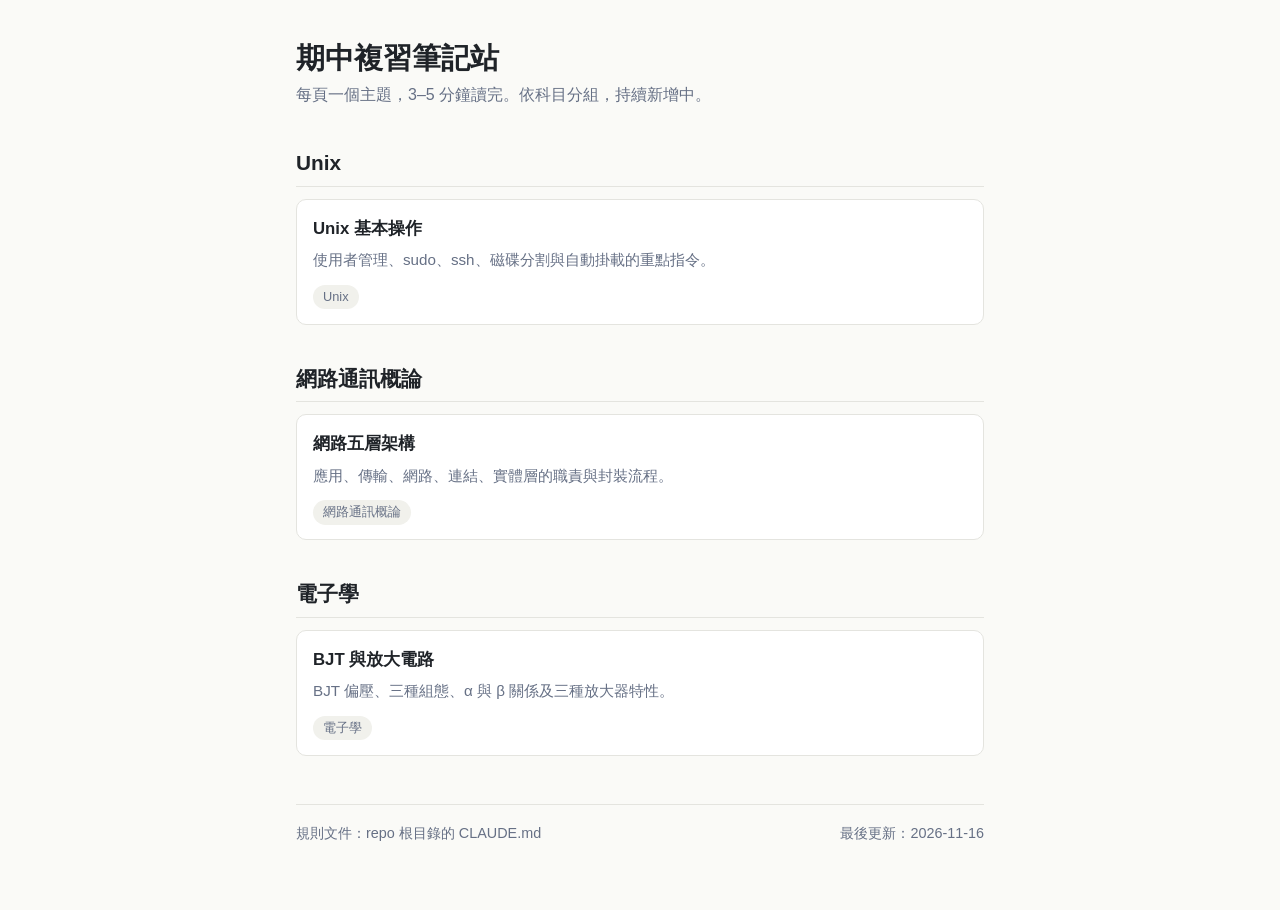
<file: index.html>
<!doctype html>
<html lang="zh-Hant">
<head>
  <meta charset="utf-8">
  <meta name="viewport" content="width=device-width, initial-scale=1">
  <title>期中複習筆記站</title>
  <meta name="description" content="大學課程期中、期末考前重點整理：短、可掃讀、可持續擴充的靜態筆記網站。">
  <link rel="stylesheet" href="assets/style.css">
</head>
<body>
  <div class="wrap">
    <header>
      <h1>期中複習筆記站</h1>
      <p class="lead">每頁一個主題，3–5 分鐘讀完。依科目分組，持續新增中。</p>
    </header>

    <main>
      <section class="subject">
        <h2>Unix</h2>
        <div class="cards">
          <a class="card" href="notes/unix-basics.html">
            <h3>Unix 基本操作</h3>
            <p>使用者管理、sudo、ssh、磁碟分割與自動掛載的重點指令。</p>
            <span class="tag">Unix</span>
          </a>
        </div>
      </section>

      <section class="subject">
        <h2>網路通訊概論</h2>
        <div class="cards">
          <a class="card" href="notes/network-layers.html">
            <h3>網路五層架構</h3>
            <p>應用、傳輸、網路、連結、實體層的職責與封裝流程。</p>
            <span class="tag">網路通訊概論</span>
          </a>
        </div>
      </section>

      <section class="subject">
        <h2>電子學</h2>
        <div class="cards">
          <a class="card" href="notes/electronics-bjt-amplifier.html">
            <h3>BJT 與放大電路</h3>
            <p>BJT 偏壓、三種組態、α 與 β 關係及三種放大器特性。</p>
            <span class="tag">電子學</span>
          </a>
        </div>
      </section>
    </main>

    <footer>
      <span>規則文件：repo 根目錄的 CLAUDE.md</span>
      <span>最後更新：2026-11-16</span>
    </footer>
  </div>
</body>
</html>
</file>
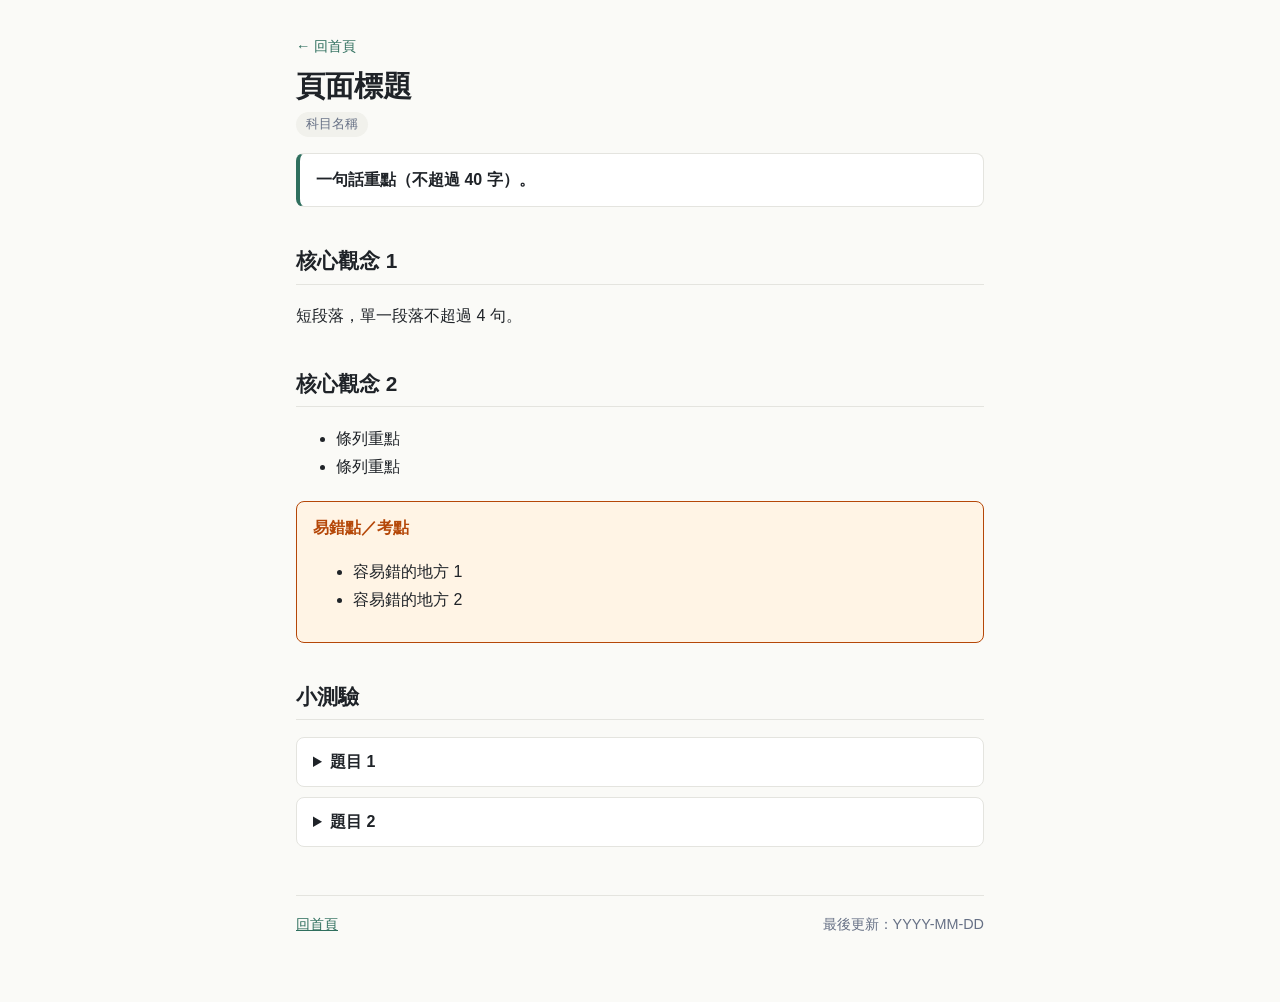
<file: notes/_template.html>
<!doctype html>
<html lang="zh-Hant">
<head>
  <meta charset="utf-8">
  <meta name="viewport" content="width=device-width, initial-scale=1">
  <title>頁面標題 | 期中複習筆記站</title>
  <meta name="description" content="一句話描述這一頁的內容。">
  <link rel="stylesheet" href="../assets/style.css">
</head>
<body data-subject="科目名稱">
  <div class="wrap">
    <header>
      <a class="back" href="../index.html">← 回首頁</a>
      <h1>頁面標題</h1>
      <span class="tag">科目名稱</span>
    </header>

    <main>
      <p class="summary">一句話重點（不超過 40 字）。</p>

      <h2>核心觀念 1</h2>
      <p>短段落，單一段落不超過 4 句。</p>

      <h2>核心觀念 2</h2>
      <ul>
        <li>條列重點</li>
        <li>條列重點</li>
      </ul>

      <aside class="warn">
        <strong>易錯點／考點</strong>
        <ul>
          <li>容易錯的地方 1</li>
          <li>容易錯的地方 2</li>
        </ul>
      </aside>

      <h2>小測驗</h2>
      <details>
        <summary>題目 1</summary>
        <p>答案與簡短解釋。</p>
      </details>
      <details>
        <summary>題目 2</summary>
        <p>答案與簡短解釋。</p>
      </details>
    </main>

    <footer>
      <span><a href="../index.html">回首頁</a></span>
      <span>最後更新：YYYY-MM-DD</span>
    </footer>
  </div>
</body>
</html>
</file>
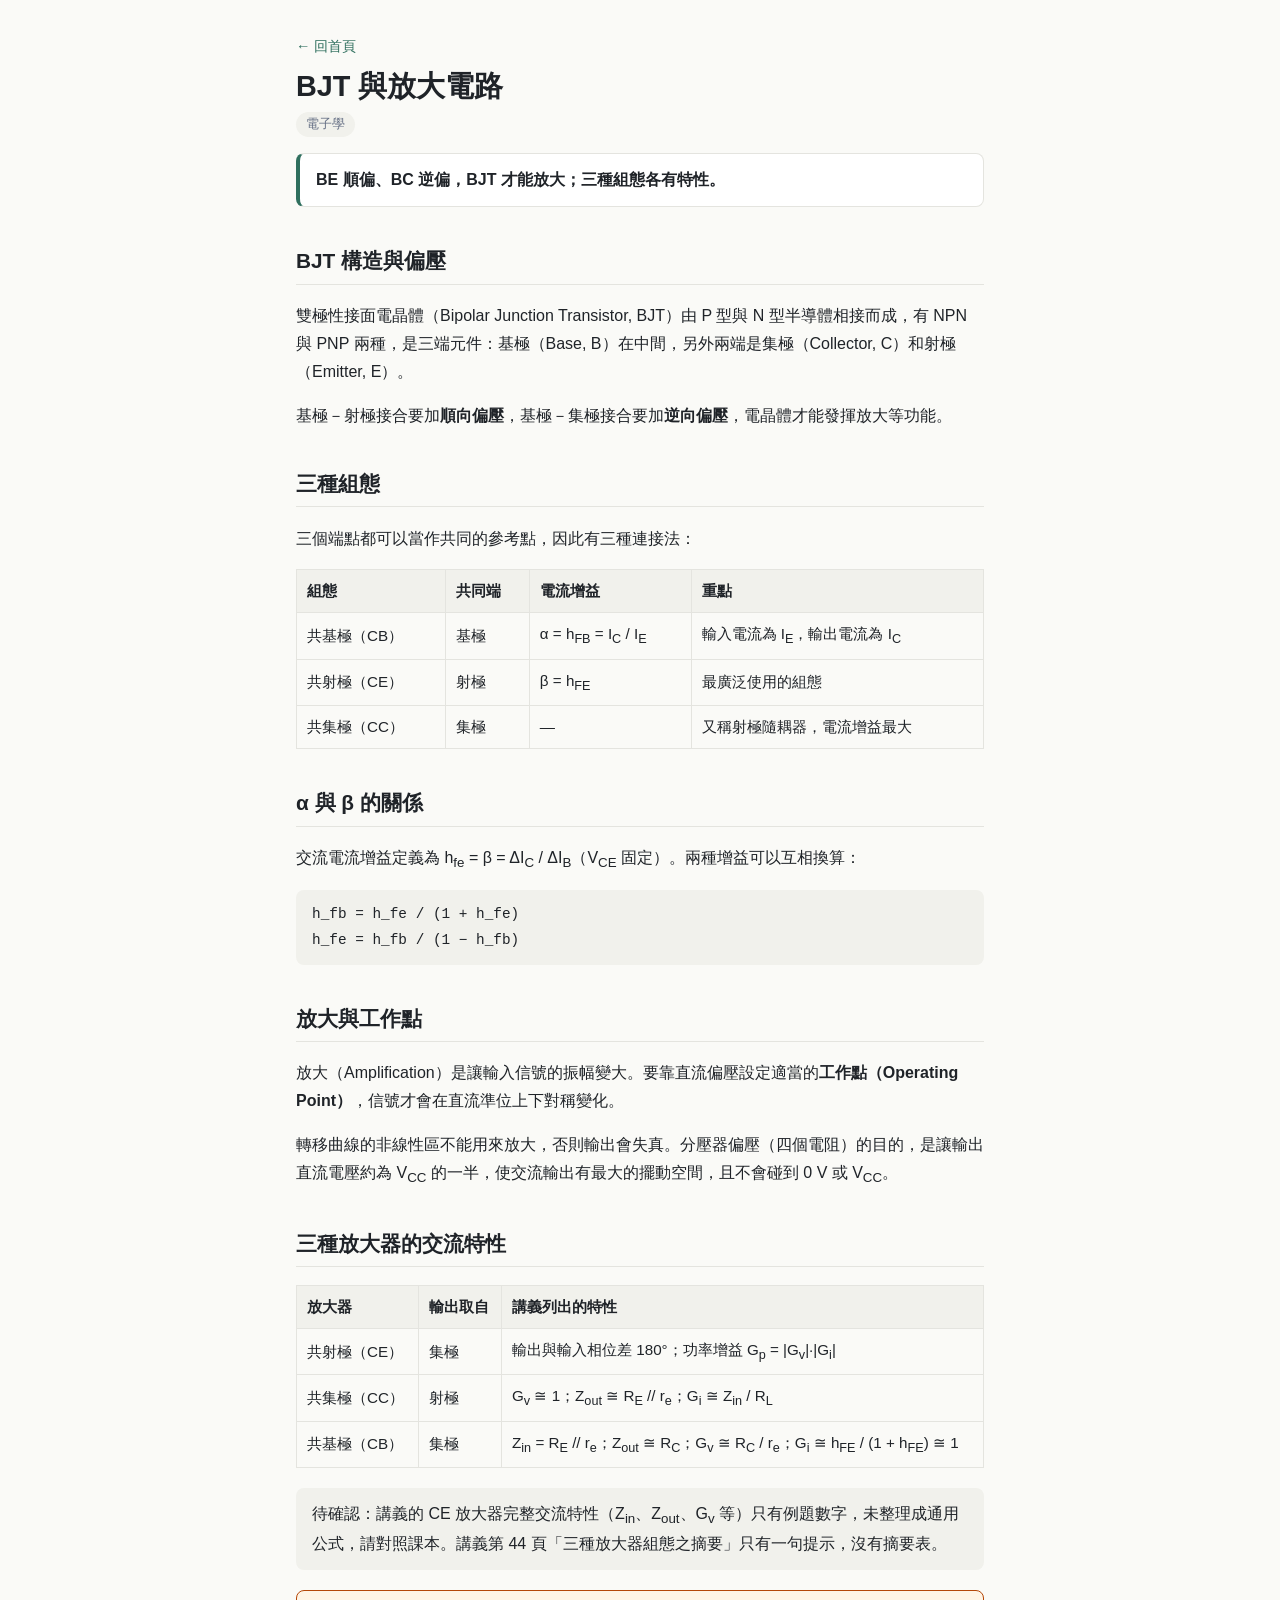
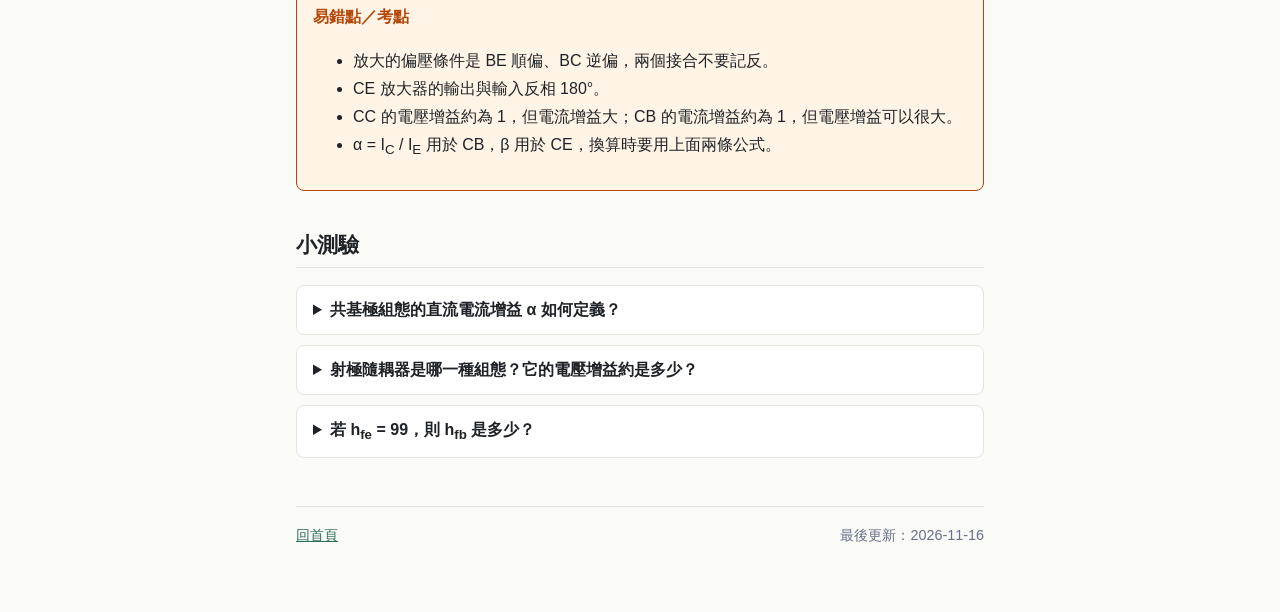
<file: notes/electronics-bjt-amplifier.html>
<!doctype html>
<html lang="zh-Hant">
<head>
  <meta charset="utf-8">
  <meta name="viewport" content="width=device-width, initial-scale=1">
  <title>BJT 與放大電路 | 期中複習筆記站</title>
  <meta name="description" content="電子學第 3 章：BJT 構造與偏壓、三種組態、α 與 β 的關係，以及三種放大器的特性。">
  <link rel="stylesheet" href="../assets/style.css">
</head>
<body data-subject="電子學">
  <div class="wrap">
    <header>
      <a class="back" href="../index.html">← 回首頁</a>
      <h1>BJT 與放大電路</h1>
      <span class="tag">電子學</span>
    </header>

    <main>
      <p class="summary">BE 順偏、BC 逆偏，BJT 才能放大；三種組態各有特性。</p>

      <h2>BJT 構造與偏壓</h2>
      <p>雙極性接面電晶體（Bipolar Junction Transistor, BJT）由 P 型與 N 型半導體相接而成，有 NPN 與 PNP 兩種，是三端元件：基極（Base, B）在中間，另外兩端是集極（Collector, C）和射極（Emitter, E）。</p>
      <p>基極－射極接合要加<strong>順向偏壓</strong>，基極－集極接合要加<strong>逆向偏壓</strong>，電晶體才能發揮放大等功能。</p>

      <h2>三種組態</h2>
      <p>三個端點都可以當作共同的參考點，因此有三種連接法：</p>
      <table>
        <thead>
          <tr><th>組態</th><th>共同端</th><th>電流增益</th><th>重點</th></tr>
        </thead>
        <tbody>
          <tr><td>共基極（CB）</td><td>基極</td><td>α = h<sub>FB</sub> = I<sub>C</sub> / I<sub>E</sub></td><td>輸入電流為 I<sub>E</sub>，輸出電流為 I<sub>C</sub></td></tr>
          <tr><td>共射極（CE）</td><td>射極</td><td>β = h<sub>FE</sub></td><td>最廣泛使用的組態</td></tr>
          <tr><td>共集極（CC）</td><td>集極</td><td>—</td><td>又稱射極隨耦器，電流增益最大</td></tr>
        </tbody>
      </table>

      <h2>α 與 β 的關係</h2>
      <p>交流電流增益定義為 h<sub>fe</sub> = β = ΔI<sub>C</sub> / ΔI<sub>B</sub>（V<sub>CE</sub> 固定）。兩種增益可以互相換算：</p>
<pre><code>h_fb = h_fe / (1 + h_fe)
h_fe = h_fb / (1 − h_fb)</code></pre>

      <h2>放大與工作點</h2>
      <p>放大（Amplification）是讓輸入信號的振幅變大。要靠直流偏壓設定適當的<strong>工作點（Operating Point）</strong>，信號才會在直流準位上下對稱變化。</p>
      <p>轉移曲線的非線性區不能用來放大，否則輸出會失真。分壓器偏壓（四個電阻）的目的，是讓輸出直流電壓約為 V<sub>CC</sub> 的一半，使交流輸出有最大的擺動空間，且不會碰到 0 V 或 V<sub>CC</sub>。</p>

      <h2>三種放大器的交流特性</h2>
      <table>
        <thead>
          <tr><th>放大器</th><th>輸出取自</th><th>講義列出的特性</th></tr>
        </thead>
        <tbody>
          <tr>
            <td>共射極（CE）</td>
            <td>集極</td>
            <td>輸出與輸入相位差 180°；功率增益 G<sub>p</sub> = |G<sub>v</sub>|·|G<sub>i</sub>|</td>
          </tr>
          <tr>
            <td>共集極（CC）</td>
            <td>射極</td>
            <td>G<sub>v</sub> ≅ 1；Z<sub>out</sub> ≅ R<sub>E</sub> // r<sub>e</sub>；G<sub>i</sub> ≅ Z<sub>in</sub> / R<sub>L</sub></td>
          </tr>
          <tr>
            <td>共基極（CB）</td>
            <td>集極</td>
            <td>Z<sub>in</sub> = R<sub>E</sub> // r<sub>e</sub>；Z<sub>out</sub> ≅ R<sub>C</sub>；G<sub>v</sub> ≅ R<sub>C</sub> / r<sub>e</sub>；G<sub>i</sub> ≅ h<sub>FE</sub> / (1 + h<sub>FE</sub>) ≅ 1</td>
          </tr>
        </tbody>
      </table>
      <aside class="note">待確認：講義的 CE 放大器完整交流特性（Z<sub>in</sub>、Z<sub>out</sub>、G<sub>v</sub> 等）只有例題數字，未整理成通用公式，請對照課本。講義第 44 頁「三種放大器組態之摘要」只有一句提示，沒有摘要表。</aside>

      <aside class="warn">
        <strong>易錯點／考點</strong>
        <ul>
          <li>放大的偏壓條件是 BE 順偏、BC 逆偏，兩個接合不要記反。</li>
          <li>CE 放大器的輸出與輸入反相 180°。</li>
          <li>CC 的電壓增益約為 1，但電流增益大；CB 的電流增益約為 1，但電壓增益可以很大。</li>
          <li>α = I<sub>C</sub> / I<sub>E</sub> 用於 CB，β 用於 CE，換算時要用上面兩條公式。</li>
        </ul>
      </aside>

      <h2>小測驗</h2>
      <details>
        <summary>共基極組態的直流電流增益 α 如何定義？</summary>
        <p>α = h<sub>FB</sub> = I<sub>C</sub> / I<sub>E</sub>。</p>
      </details>
      <details>
        <summary>射極隨耦器是哪一種組態？它的電壓增益約是多少？</summary>
        <p>共集極（CC）放大器，電壓增益 G<sub>v</sub> ≅ 1。</p>
      </details>
      <details>
        <summary>若 h<sub>fe</sub> = 99，則 h<sub>fb</sub> 是多少？</summary>
        <p>h<sub>fb</sub> = h<sub>fe</sub> / (1 + h<sub>fe</sub>) = 99 / 100 = 0.99。</p>
      </details>
    </main>

    <footer>
      <span><a href="../index.html">回首頁</a></span>
      <span>最後更新：2026-11-16</span>
    </footer>
  </div>
</body>
</html>
</file>
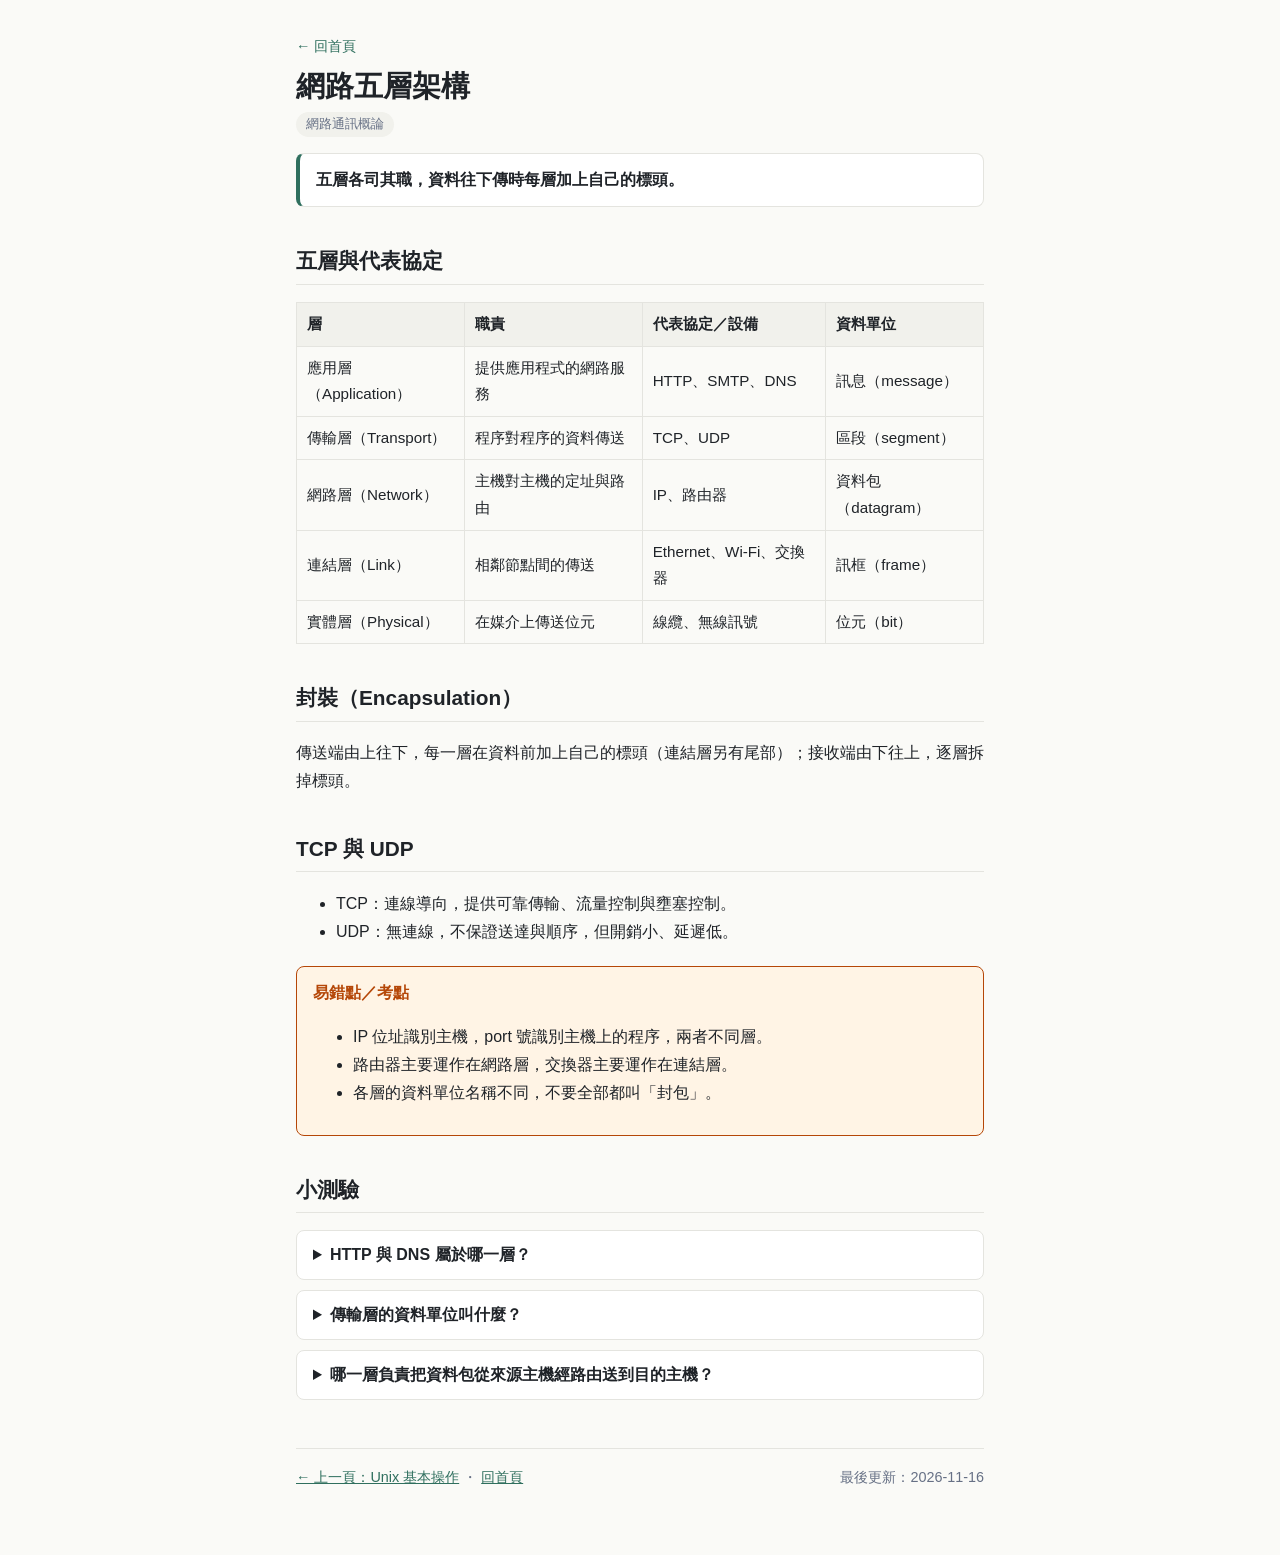
<file: notes/network-layers.html>
<!doctype html>
<html lang="zh-Hant">
<head>
  <meta charset="utf-8">
  <meta name="viewport" content="width=device-width, initial-scale=1">
  <title>網路五層架構 | 期中複習筆記站</title>
  <meta name="description" content="網際網路五層協定堆疊：各層職責、代表協定與封裝流程。">
  <link rel="stylesheet" href="../assets/style.css">
</head>
<body data-subject="網路通訊概論">
  <div class="wrap">
    <header>
      <a class="back" href="../index.html">← 回首頁</a>
      <h1>網路五層架構</h1>
      <span class="tag">網路通訊概論</span>
    </header>

    <main>
      <p class="summary">五層各司其職，資料往下傳時每層加上自己的標頭。</p>

      <h2>五層與代表協定</h2>
      <table>
        <thead>
          <tr><th>層</th><th>職責</th><th>代表協定／設備</th><th>資料單位</th></tr>
        </thead>
        <tbody>
          <tr><td>應用層（Application）</td><td>提供應用程式的網路服務</td><td>HTTP、SMTP、DNS</td><td>訊息（message）</td></tr>
          <tr><td>傳輸層（Transport）</td><td>程序對程序的資料傳送</td><td>TCP、UDP</td><td>區段（segment）</td></tr>
          <tr><td>網路層（Network）</td><td>主機對主機的定址與路由</td><td>IP、路由器</td><td>資料包（datagram）</td></tr>
          <tr><td>連結層（Link）</td><td>相鄰節點間的傳送</td><td>Ethernet、Wi-Fi、交換器</td><td>訊框（frame）</td></tr>
          <tr><td>實體層（Physical）</td><td>在媒介上傳送位元</td><td>線纜、無線訊號</td><td>位元（bit）</td></tr>
        </tbody>
      </table>

      <h2>封裝（Encapsulation）</h2>
      <p>傳送端由上往下，每一層在資料前加上自己的標頭（連結層另有尾部）；接收端由下往上，逐層拆掉標頭。</p>

      <h2>TCP 與 UDP</h2>
      <ul>
        <li>TCP：連線導向，提供可靠傳輸、流量控制與壅塞控制。</li>
        <li>UDP：無連線，不保證送達與順序，但開銷小、延遲低。</li>
      </ul>

      <aside class="warn">
        <strong>易錯點／考點</strong>
        <ul>
          <li>IP 位址識別主機，port 號識別主機上的程序，兩者不同層。</li>
          <li>路由器主要運作在網路層，交換器主要運作在連結層。</li>
          <li>各層的資料單位名稱不同，不要全部都叫「封包」。</li>
        </ul>
      </aside>

      <h2>小測驗</h2>
      <details>
        <summary>HTTP 與 DNS 屬於哪一層？</summary>
        <p>應用層。</p>
      </details>
      <details>
        <summary>傳輸層的資料單位叫什麼？</summary>
        <p>區段（segment）。</p>
      </details>
      <details>
        <summary>哪一層負責把資料包從來源主機經路由送到目的主機？</summary>
        <p>網路層，由 IP 協定與路由器完成。</p>
      </details>
    </main>

    <footer>
      <span><a href="unix-basics.html">← 上一頁：Unix 基本操作</a> ・ <a href="../index.html">回首頁</a></span>
      <span>最後更新：2026-11-16</span>
    </footer>
  </div>
</body>
</html>
</file>
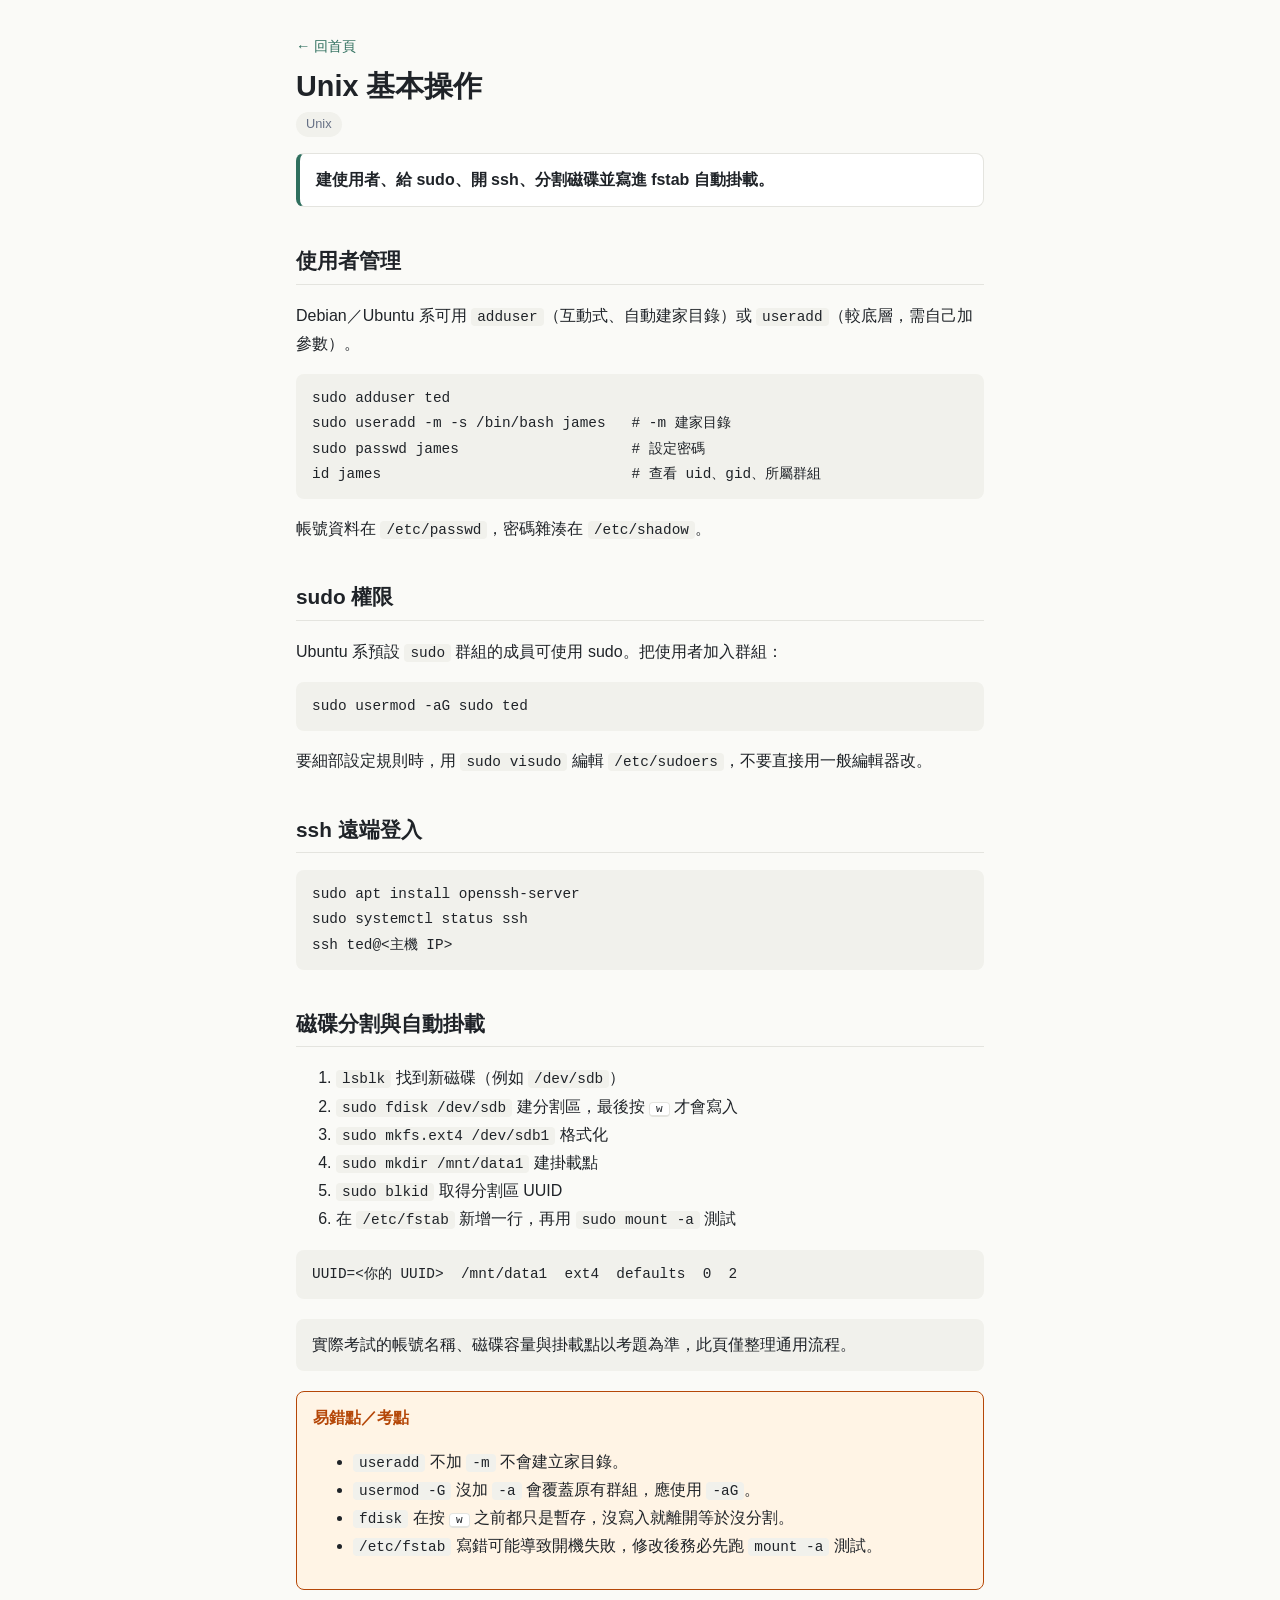
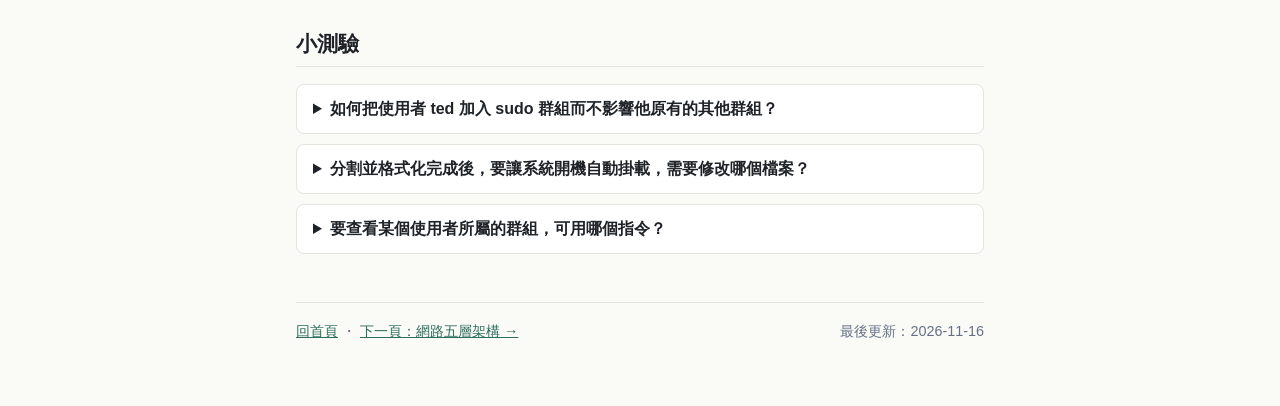
<file: notes/unix-basics.html>
<!doctype html>
<html lang="zh-Hant">
<head>
  <meta charset="utf-8">
  <meta name="viewport" content="width=device-width, initial-scale=1">
  <title>Unix 基本操作 | 期中複習筆記站</title>
  <meta name="description" content="Unix（Ubuntu 系）使用者管理、sudo、ssh、磁碟分割與自動掛載的重點指令。">
  <link rel="stylesheet" href="../assets/style.css">
</head>
<body data-subject="Unix">
  <div class="wrap">
    <header>
      <a class="back" href="../index.html">← 回首頁</a>
      <h1>Unix 基本操作</h1>
      <span class="tag">Unix</span>
    </header>

    <main>
      <p class="summary">建使用者、給 sudo、開 ssh、分割磁碟並寫進 fstab 自動掛載。</p>

      <h2>使用者管理</h2>
      <p>Debian／Ubuntu 系可用 <code>adduser</code>（互動式、自動建家目錄）或 <code>useradd</code>（較底層，需自己加參數）。</p>
<pre><code>sudo adduser ted
sudo useradd -m -s /bin/bash james   # -m 建家目錄
sudo passwd james                    # 設定密碼
id james                             # 查看 uid、gid、所屬群組</code></pre>
      <p>帳號資料在 <code>/etc/passwd</code>，密碼雜湊在 <code>/etc/shadow</code>。</p>

      <h2>sudo 權限</h2>
      <p>Ubuntu 系預設 <code>sudo</code> 群組的成員可使用 sudo。把使用者加入群組：</p>
<pre><code>sudo usermod -aG sudo ted</code></pre>
      <p>要細部設定規則時，用 <code>sudo visudo</code> 編輯 <code>/etc/sudoers</code>，不要直接用一般編輯器改。</p>

      <h2>ssh 遠端登入</h2>
<pre><code>sudo apt install openssh-server
sudo systemctl status ssh
ssh ted@&lt;主機 IP&gt;</code></pre>

      <h2>磁碟分割與自動掛載</h2>
      <ol>
        <li><code>lsblk</code> 找到新磁碟（例如 <code>/dev/sdb</code>）</li>
        <li><code>sudo fdisk /dev/sdb</code> 建分割區，最後按 <kbd>w</kbd> 才會寫入</li>
        <li><code>sudo mkfs.ext4 /dev/sdb1</code> 格式化</li>
        <li><code>sudo mkdir /mnt/data1</code> 建掛載點</li>
        <li><code>sudo blkid</code> 取得分割區 UUID</li>
        <li>在 <code>/etc/fstab</code> 新增一行，再用 <code>sudo mount -a</code> 測試</li>
      </ol>
<pre><code>UUID=&lt;你的 UUID&gt;  /mnt/data1  ext4  defaults  0  2</code></pre>

      <aside class="note">實際考試的帳號名稱、磁碟容量與掛載點以考題為準，此頁僅整理通用流程。</aside>

      <aside class="warn">
        <strong>易錯點／考點</strong>
        <ul>
          <li><code>useradd</code> 不加 <code>-m</code> 不會建立家目錄。</li>
          <li><code>usermod -G</code> 沒加 <code>-a</code> 會覆蓋原有群組，應使用 <code>-aG</code>。</li>
          <li><code>fdisk</code> 在按 <kbd>w</kbd> 之前都只是暫存，沒寫入就離開等於沒分割。</li>
          <li><code>/etc/fstab</code> 寫錯可能導致開機失敗，修改後務必先跑 <code>mount -a</code> 測試。</li>
        </ul>
      </aside>

      <h2>小測驗</h2>
      <details>
        <summary>如何把使用者 ted 加入 sudo 群組而不影響他原有的其他群組？</summary>
        <p><code>sudo usermod -aG sudo ted</code>，關鍵是 <code>-a</code>（append）。</p>
      </details>
      <details>
        <summary>分割並格式化完成後，要讓系統開機自動掛載，需要修改哪個檔案？</summary>
        <p><code>/etc/fstab</code>，建議使用 UUID 指定裝置，並用 <code>mount -a</code> 驗證。</p>
      </details>
      <details>
        <summary>要查看某個使用者所屬的群組，可用哪個指令？</summary>
        <p><code>id &lt;使用者&gt;</code> 或 <code>groups &lt;使用者&gt;</code>。</p>
      </details>
    </main>

    <footer>
      <span><a href="../index.html">回首頁</a> ・ <a href="network-layers.html">下一頁：網路五層架構 →</a></span>
      <span>最後更新：2026-11-16</span>
    </footer>
  </div>
</body>
</html>
</file>
<file: assets/style.css>
:root {
  --bg: #fafaf7;
  --fg: #1f2328;
  --muted: #667085;
  --accent: #2f6f5e;
  --card: #ffffff;
  --border: #e4e4df;
  --warn: #b54708;
  --warn-bg: #fff4e5;
  --code-bg: #f1f1ec;
}

@media (prefers-color-scheme: dark) {
  :root {
    --bg: #15181a;
    --fg: #e6e8ea;
    --muted: #98a2b3;
    --accent: #6fcfb0;
    --card: #1d2124;
    --border: #2d3236;
    --warn: #fdb022;
    --warn-bg: #2b2111;
    --code-bg: #23282b;
  }
}

* { box-sizing: border-box; }

body {
  margin: 0;
  background: var(--bg);
  color: var(--fg);
  font-family: -apple-system, BlinkMacSystemFont, "Segoe UI", "Noto Sans TC", "PingFang TC", "Microsoft JhengHei", sans-serif;
  line-height: 1.75;
}

.wrap {
  max-width: 720px;
  margin: 0 auto;
  padding: 32px 16px 64px;
}

a { color: var(--accent); }

header h1 { margin: 8px 0 4px; font-size: 1.8rem; line-height: 1.3; }
header .back { font-size: 0.9rem; text-decoration: none; }
header .lead { color: var(--muted); margin: 4px 0 24px; }

h2 { margin-top: 36px; font-size: 1.3rem; border-bottom: 1px solid var(--border); padding-bottom: 4px; }
h3 { margin: 0 0 4px; font-size: 1.05rem; }

.tag {
  display: inline-block;
  padding: 1px 10px;
  border-radius: 999px;
  background: var(--code-bg);
  color: var(--muted);
  font-size: 0.8rem;
}

.summary {
  background: var(--card);
  border: 1px solid var(--border);
  border-left: 4px solid var(--accent);
  border-radius: 8px;
  padding: 12px 16px;
  font-weight: 600;
}

.warn, .note {
  border-radius: 8px;
  padding: 12px 16px;
  margin: 20px 0;
}
.warn { background: var(--warn-bg); border: 1px solid var(--warn); }
.warn strong { color: var(--warn); }
.note { background: var(--code-bg); }

.subject { margin-top: 32px; }
.subject > h2 { margin-bottom: 12px; }

.cards { display: grid; gap: 12px; }

.card {
  display: block;
  background: var(--card);
  border: 1px solid var(--border);
  border-radius: 10px;
  padding: 14px 16px;
  text-decoration: none;
  color: inherit;
  transition: border-color 0.15s;
}
.card:hover { border-color: var(--accent); }
.card p { margin: 0 0 8px; color: var(--muted); font-size: 0.95rem; }

code {
  background: var(--code-bg);
  padding: 1px 6px;
  border-radius: 4px;
  font-family: ui-monospace, SFMono-Regular, Menlo, Consolas, monospace;
  font-size: 0.9em;
}
pre {
  background: var(--code-bg);
  padding: 12px 16px;
  border-radius: 8px;
  overflow-x: auto;
}
pre code { background: none; padding: 0; }

kbd {
  background: var(--card);
  border: 1px solid var(--border);
  border-bottom-width: 2px;
  border-radius: 4px;
  padding: 0 6px;
  font-size: 0.85em;
}

table { width: 100%; border-collapse: collapse; margin: 16px 0; font-size: 0.95rem; }
th, td { border: 1px solid var(--border); padding: 8px 10px; text-align: left; }
th { background: var(--code-bg); }

details {
  background: var(--card);
  border: 1px solid var(--border);
  border-radius: 8px;
  padding: 10px 16px;
  margin: 10px 0;
}
summary { cursor: pointer; font-weight: 600; }
details[open] summary { margin-bottom: 8px; }

footer {
  margin-top: 48px;
  padding-top: 16px;
  border-top: 1px solid var(--border);
  color: var(--muted);
  font-size: 0.9rem;
  display: flex;
  justify-content: space-between;
  flex-wrap: wrap;
  gap: 8px;
}
</file>
